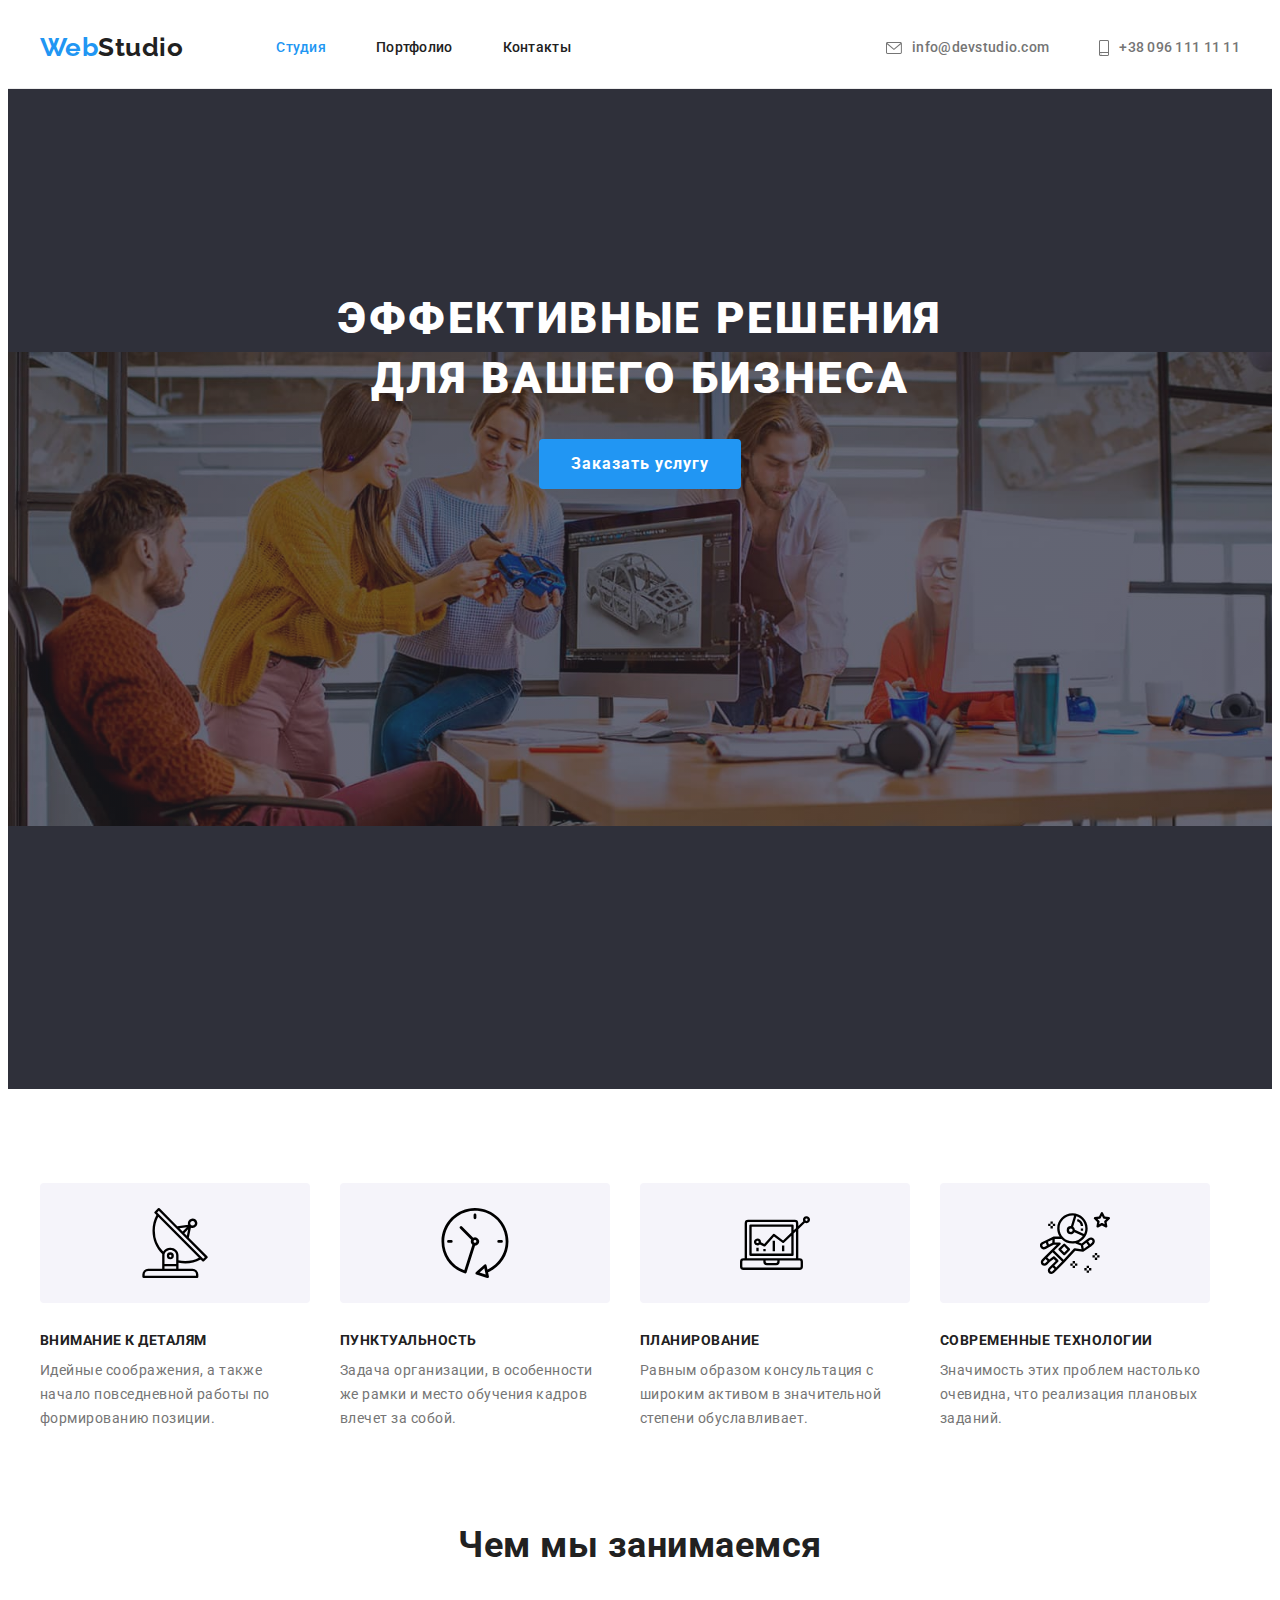
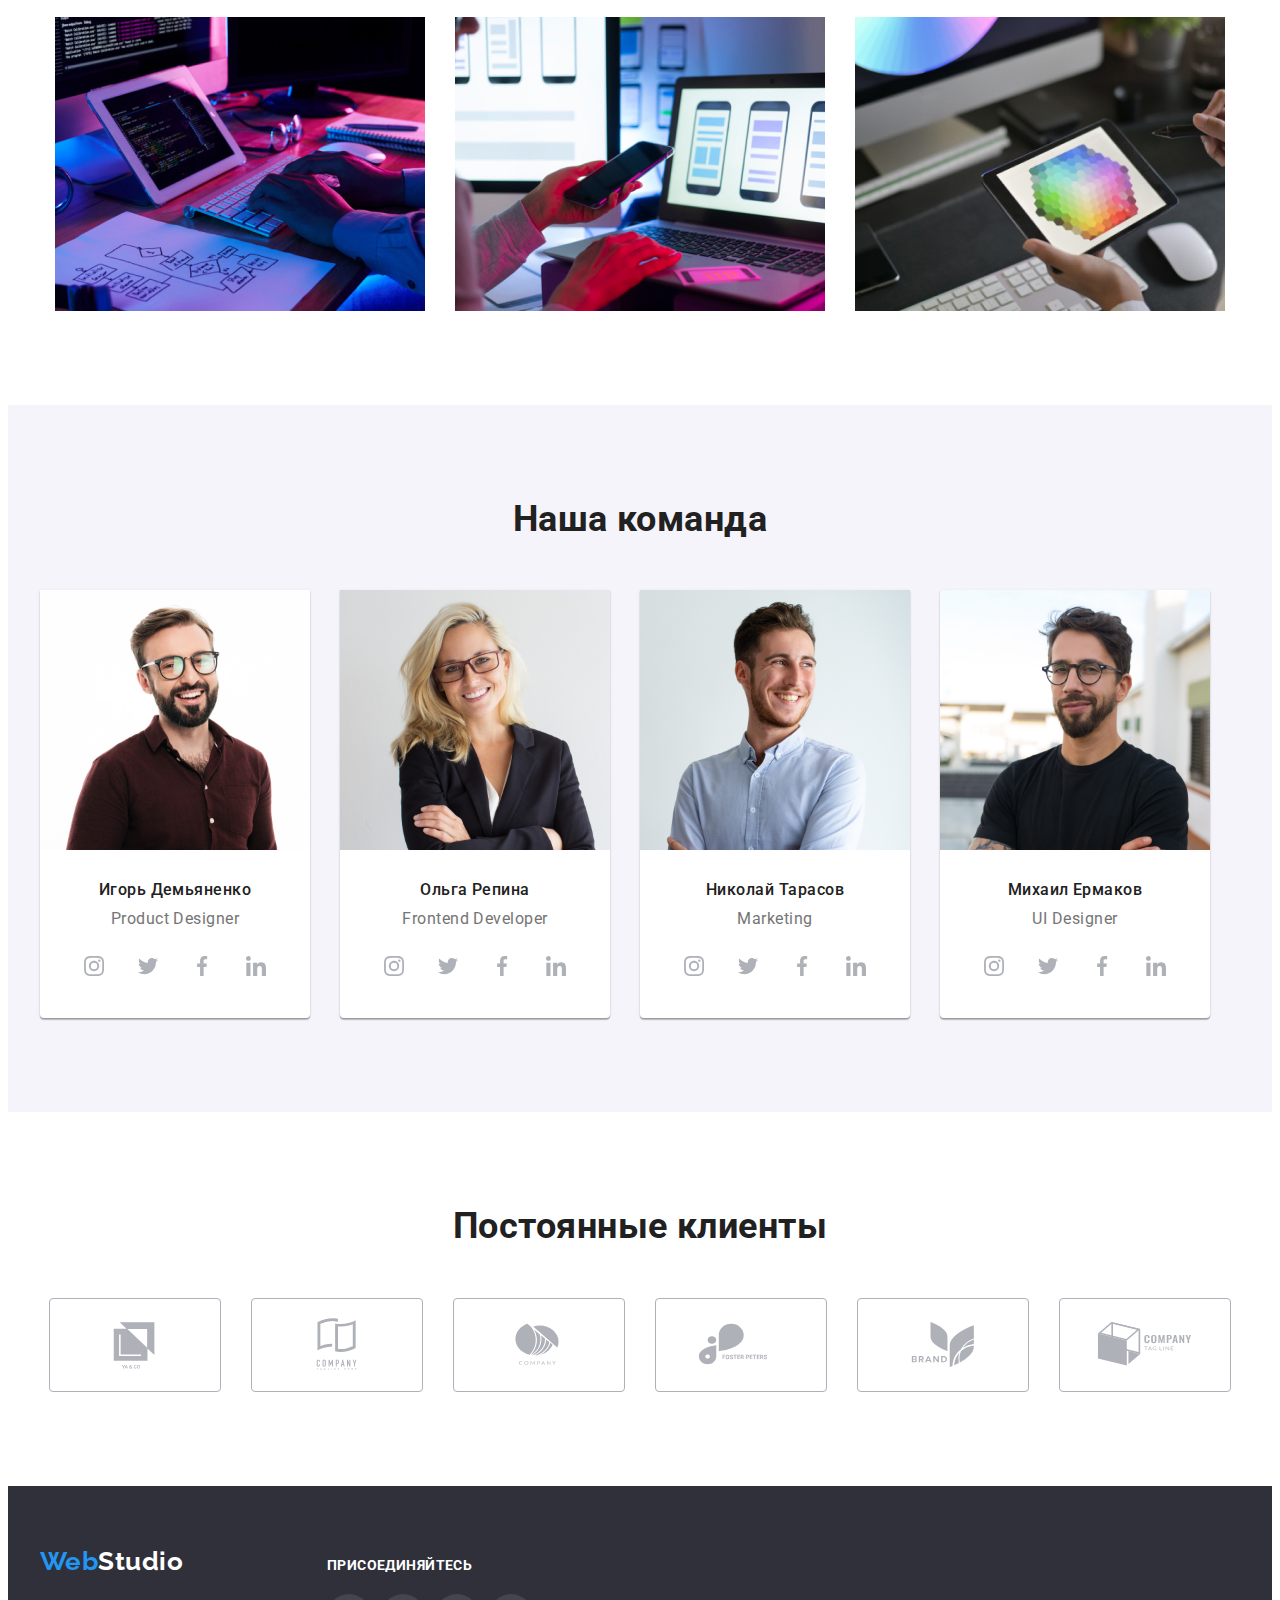
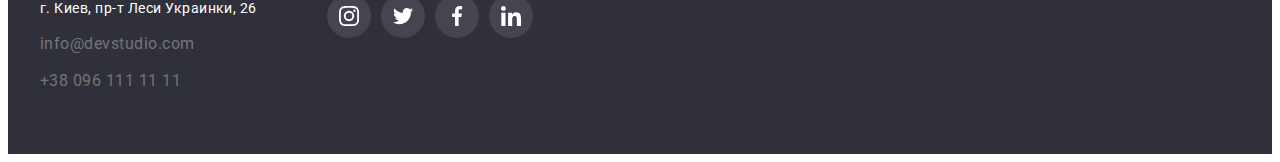
<file: index.html>
<!DOCTYPE html>
<html lang="ru">
<head>
  <meta charset="UTF-8">
  <meta http-equiv="X-UA-Compatible" content="IE=edge">
  <meta name="viewport" content="width=device-width, initial-scale=1.0">
  <title>Document</title>
  <link rel="preconnect" href="https://fonts.googleapis.com">
  <link rel="preconnect" href="https://fonts.gstatic.com" crossorigin>
  <link href="https://fonts.googleapis.com/css2?family=Raleway:wght@700&family=Roboto:wght@400;500;700;900&display=swap" rel="stylesheet">
  <link rel="stylesheet" href="https://cdnjs.cloudflare.com/ajax/libs/modern-normalize/1.1.0/modern-normalize.min.css" integrity="sha512-wpPYUAdjBVSE4KJnH1VR1HeZfpl1ub8YT/NKx4PuQ5NmX2tKuGu6U/JRp5y+Y8XG2tV+wKQpNHVUX03MfMFn9Q==" crossorigin="anonymous" referrerpolicy="no-referrer" />
  <link rel="stylesheet" href="./css/styles.css">
</head>
<body>
  <!--header -->
  <header class="header">
    <div class="container">
     <nav class="main-nav">
      <a href="" class="logo"><span class="first-part">Web</span>Studio</a>
      <ul class="site-nav">
        <li class="item"><a href="" class="link current">Студия</a></li>
        <li class="item"><a href="./portfolio.html" class="link">Портфолио</a></li>
        <li class="item"><a href="" class="link">Контакты</a></li>
      </ul>
     </nav>
       <ul class="contact-nav">
        <li class="item item-mail"><a href="mailto:info@devstudio.com" class="link"><svg class="mail-icons" width="16" height="12"><use href="./images/icons.svg#icon-envelope"></use></svg>info@devstudio.com</a></li>
        <li class="item item-phone"><a href="tel:+380961111111" class="link"><svg class="phone-icons" width="10" height="16"><use href="./images/icons.svg#icon-smartphone"></use></svg>+38 096 111 11 11</a></li>
      </ul>
    </div>
  </header>
  <!--Main-->


  <main> 
    <section class="hero overlay">
      <div class="container">
      <h1 class="hero-title">Эффективные решения для вашего бизнеса</h1>
      <button type="button" class="hero-button">Заказать услугу</button>
      </div>  
    </section>



    <section class="section section-features">
      <div class="container">
        <h2 class="visually-hidden">Особенности</h2>
        <ul class="feature-list">
          <li class="item">
            <div class="feature-list-item-icons"><svg class="feature-list-icons" width="70" height="70"><use href="./images/icons.svg#icon-antenna"></use></svg></div>
            <h3 class="title">Внимание к деталям</h3>
            <p class="text">Идейные соображения, а также начало повседневной работы по формированию позиции.</p>
          </li>
          <li class="item">
            <div class="feature-list-item-icons"><svg class="feature-list-icons" width="70" height="70"><use href="./images/icons.svg#icon-clock"></use></svg></div>
            <h3 class="title">Пунктуальность</h3>
            <p class="text">Задача организации, в особенности же рамки и место обучения кадров влечет за собой.</p>
          </li>
          <li class="item">
            <div class="feature-list-item-icons"><svg class="feature-list-icons" width="70" height="70"><use href="./images/icons.svg#icon-diagram"></use></svg></div>
            <h3 class="title">Планирование</h3>
            <p class="text">Равным образом консультация с широким активом в значительной степени обуславливает.</p>
          </li>
          <li class="item">
            <div class="feature-list-item-icons"><svg class="feature-list-icons" width="70" height="70"><use href="./images/icons.svg#icon-astronaut"></use></svg></div>
            <h3 class="title">Современные технологии</h3>
            <p class="text">Значимость этих проблем настолько очевидна, что реализация плановых заданий.</p>
          </li>
        </ul>
      </div>
    </section>

    <section class="section section-activity">
      <div class="container">
      <h2 class="section-title">Чем мы занимаемся</h2>
      <ul class="images">
        <li class="item"><img src="./images/img1.jpg" alt="Програмування" width="370"></li>
        <li class="item"><img src="./images/img2.jpg" alt="Розробка мобільних додатків" width="370"></li>
        <li class="item"><img src="./images/img3.jpg" alt="Веб-дизайн" width="370"></li>
      </ul>
      </div>
    </section> 


    <section class="section section-team">
      <div class="container">
      <h2 class="section-title">Наша команда</h2>
      <ul class="team">
        <li class="team-item">
          <img src="./images/igor.jpg" alt="Игорь Демьяненко" width="270" class="team-img">
          <div class="description">
            <h3 class="name">Игорь Демьяненко</h3>
            <p class="position">Product Designer</p>
            <ul class="soc-list">
              <li class="soc-item">
                <a href="" class="soc-link">
                <svg class="soc-icons" width="20" height="20"><use href="./images/icons.svg#icon-instagram"></use></svg></a></li>
              <li class="soc-item">
                <a href="" class="soc-link">
                <svg class="soc-icons" width="20" height="20"><use href="./images/icons.svg#icon-twitter"></use></svg></a></li>
              <li class="soc-item">
                <a href="" class="soc-link">
                <svg class="soc-icons" width="20" height="20"><use href="./images/icons.svg#icon-facebook"></use></svg></a></li>
              <li class="soc-item">
                <a href="" class="soc-link">
                <svg class="soc-icons" width="20" height="20"><use href="./images/icons.svg#icon-linkedin"></use></svg></a></li>
            </ul>
          </div>
        </li>
        <li class="team-item">
          <img src="./images/olga.jpg" alt="Ольга Репина" width="270" class="team-img">
          <div class="description">
            <h3 class="name">Ольга Репина</h3>
            <p class="position">Frontend Developer</p>
            <ul class="soc-list">
              <li class="soc-item">
                <a href="" class="soc-link">
                <svg class="soc-icons" width="20" height="20"><use href="./images/icons.svg#icon-instagram"></use></svg></a></li>
              <li class="soc-item">
                <a href="" class="soc-link">
                <svg class="soc-icons" width="20" height="20"><use href="./images/icons.svg#icon-twitter"></use></svg></a></li>
              <li class="soc-item">
                <a href="" class="soc-link">
                <svg class="soc-icons" width="20" height="20"><use href="./images/icons.svg#icon-facebook"></use></svg></a></li>
              <li class="soc-item">
                <a href="" class="soc-link">
                <svg class="soc-icons" width="20" height="20"><use href="./images/icons.svg#icon-linkedin"></use></svg></a></li>
            </ul>
          </div>
        </li>
        <li class="team-item">
          <img src="./images/nikolay.jpg" alt="Николай Тарасов" width="270" class="team-img">
          <div class="description">
            <h3 class="name">Николай Тарасов</h3>
            <p class="position">Marketing</p>
            <ul class="soc-list">
              <li class="soc-item">
                <a href="" class="soc-link">
                <svg class="soc-icons" width="20" height="20"><use href="./images/icons.svg#icon-instagram"></use></svg></a></li>
              <li class="soc-item">
                <a href="" class="soc-link">
                <svg class="soc-icons" width="20" height="20"><use href="./images/icons.svg#icon-twitter"></use></svg></a></li>
              <li class="soc-item">
                <a href="" class="soc-link">
                <svg class="soc-icons" width="20" height="20"><use href="./images/icons.svg#icon-facebook"></use></svg></a></li>
              <li class="soc-item">
                <a href="" class="soc-link">
                <svg class="soc-icons" width="20" height="20"><use href="./images/icons.svg#icon-linkedin"></use></svg></a></li>
            </ul>
          </div>
        <li class="team-item">
          <img src="./images/mihail.jpg" alt="Михаил Ермаков" width="270" class="team-img">
          <div class="description">
            <h3 class="name">Михаил Ермаков</h3>
            <p class="position">UI Designer</p>
            <ul class="soc-list">
              <li class="soc-item">
                <a href="" class="soc-link">
                <svg class="soc-icons" width="20" height="20"><use href="./images/icons.svg#icon-instagram"></use></svg></a></li>
              <li class="soc-item">
                <a href="" class="soc-link">
                <svg class="soc-icons" width="20" height="20"><use href="./images/icons.svg#icon-twitter"></use></svg></a></li>
              <li class="soc-item">
                <a href="" class="soc-link">
                <svg class="soc-icons" width="20" height="20"><use href="./images/icons.svg#icon-facebook"></use></svg></a></li>
              <li class="soc-item">
                <a href="" class="soc-link">
                <svg class="soc-icons" width="20" height="20"><use href="./images/icons.svg#icon-linkedin"></use></svg></a></li>
            </ul>
          </div>
        </li>
      </ul>
      </div>
    </section>


    <section class="section section-clients">
      <div class="container">
      <h2 class="section-title">Постоянные клиенты</h2>
      <ul class="clients-logo">
        <li class="clients-logo-item">
          <a href="" class="clients-logo-link">
            <svg class="clients-logo-icons" width="106" height="60"><use href="./images/icons.svg#icon-Logo1"></use></svg>
         </a>
       </li>
        <li class="clients-logo-item">
          <a href="" class="clients-logo-link">
            <svg class="clients-logo-icons" width="106" height="60"><use href="./images/icons.svg#icon-Logo2"></use></svg>
        </a>
      </li>
        <li class="clients-logo-item">
          <a href="" class="clients-logo-link">
            <svg class="clients-logo-icons" width="106" height="60"><use href="./images/icons.svg#icon-Logo3"></use></svg>
        </a>
      </li>
        <li class="clients-logo-item">
          <a href="" class="clients-logo-link">
            <svg class="clients-logo-icons" width="106" height="60"><use href="./images/icons.svg#icon-Logo4"></use></svg>
        </a>
      </li>
        <li class="clients-logo-item">
          <a href="" class="clients-logo-link">
            <svg class="clients-logo-icons" width="106" height="60"><use href="./images/icons.svg#icon-Logo5"></use></svg>
        </a>
        </li>
        <li class="clients-logo-item">
          <a href="" class="clients-logo-link">
            <svg class="clients-logo-icons" width="106" height="60"><use href="./images/icons.svg#icon-Logo6"></use></svg>
         </a>
       </li>
          
      </ul>
      </div>
    </section> 
  </main>

  <!--Footer-->
  <footer class="footer">
    <div class="container">
      <div class="first-part-footer">
        <a href="" class="logo"><span class="first-part">Web</span><span class="second-part">Studio</span></a>
        <address>
          <ul class="address">
            <li class="item"><a href="https://www.google.com/maps/place/%D0%B1%D1%83%D0%BB%D1%8C%D0%B2%D0%B0%D1%80+%D0%9B%D0%B5%D1%81%D1%96+%D0%A3%D0%BA%D1%80%D0%B0%D1%97%D0%BD%D0%BA%D0%B8,+26,+%D0%9A%D0%B8%D1%97%D0%B2,+%D0%A3%D0%BA%D1%80%D0%B0%D1%97%D0%BD%D0%B0,+02000/@50.4265841,30.5361971,17z/data=!3m1!4b1!4m5!3m4!1s0x40d4cf0e033ecbe9:0x57a4dffefec77da0!8m2!3d50.4265807!4d30.5383858" class="map">г. Киев, пр-т Леси Украинки, 26</a></li>
            <li class="item"><a href="mailto:info@devstudio.com" class="email">info@devstudio.com</a></li>
            <li class="item"><a href="tel:+380961111111" class="phone">+38 096 111 11 11</a></li>
          </ul>
        </address>
    </div>

      <div class="join">
        <p class="join-title">присоединяйтесь</p>
        <ul class="join-soc-list">
          <li class="join-soc-item">
            <a href="" class="join-soc-link">
              <svg class="join-soc-icons" width="20" height="20"><use href="./images/icons.svg#icon-instagram"></use></svg>
           </a>
         </li>
          <li class="join-soc-item">
            <a href="" class="join-soc-link">
              <svg class="join-soc-icons" width="20" height="20"><use href="./images/icons.svg#icon-twitter"></use></svg>
          </a>
        </li>
          <li class="join-soc-item">
            <a href="" class="join-soc-link">
              <svg class="join-soc-icons" width="20" height="20"><use href="./images/icons.svg#icon-facebook"></use></svg>
          </a>
        </li>
        <li class="join-soc-item">
          <a href="" class="join-soc-link">
            <svg class="join-soc-icons" width="20" height="20"><use href="./images/icons.svg#icon-linkedin"></use></svg>
        </a>
        </li>
        </ul>

      </div>
    
    </div>
  </footer>
</body>
</html>
</file>
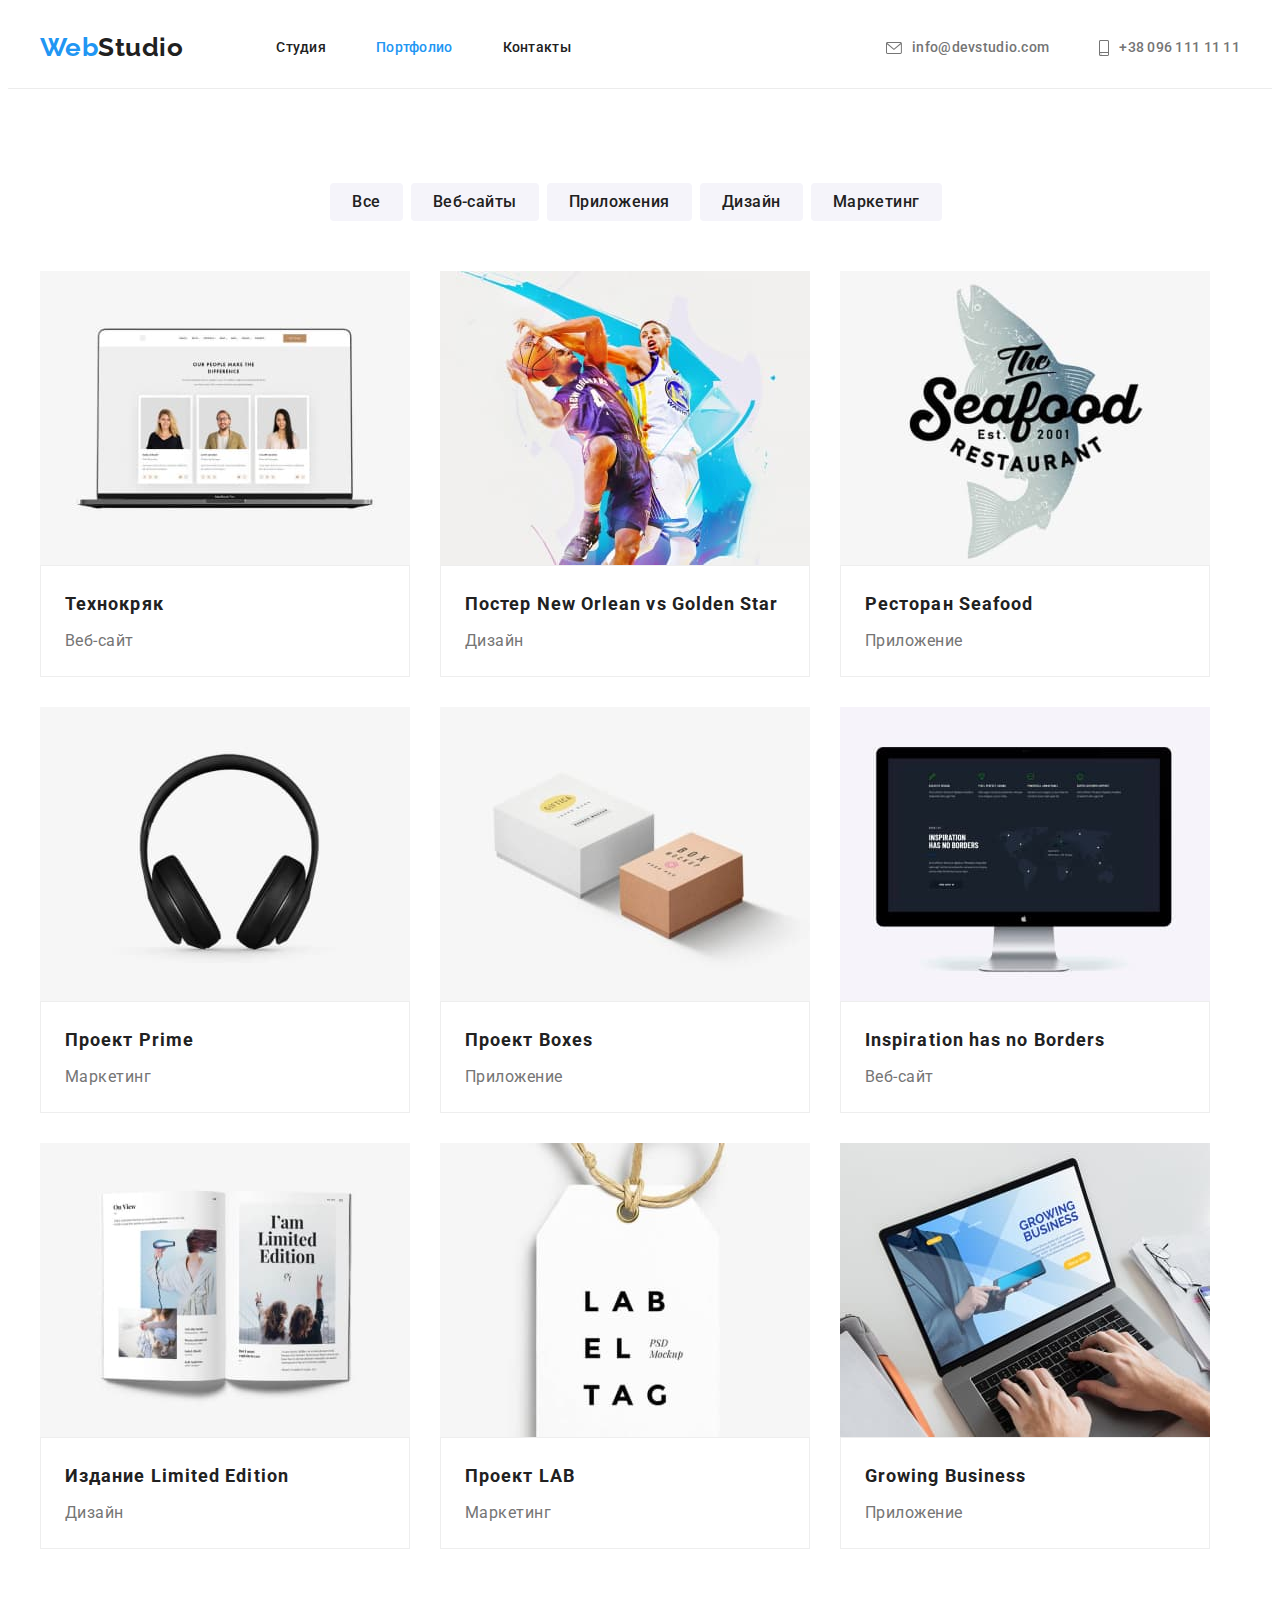
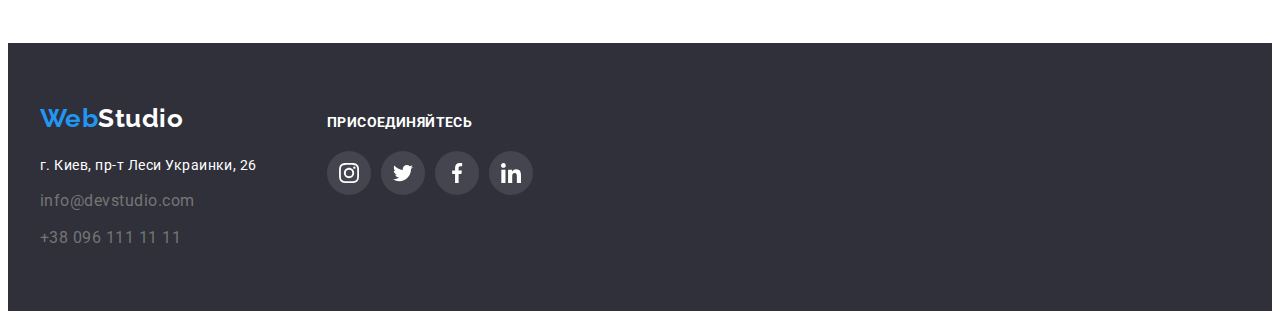
<file: portfolio.html>
<!DOCTYPE html>
<html lang="ru">
<head>
  <meta charset="UTF-8">
  <meta http-equiv="X-UA-Compatible" content="IE=edge">
  <meta name="viewport" content="width=device-width, initial-scale=1.0">
  <title>Document</title>
  <link rel="preconnect" href="https://fonts.googleapis.com">
  <link rel="preconnect" href="https://fonts.gstatic.com" crossorigin>
  <link href="https://fonts.googleapis.com/css2?family=Raleway:wght@700&family=Roboto:wght@400;500;700;900&display=swap" rel="stylesheet">
  <link rel="stylesheet" href="https://cdnjs.cloudflare.com/ajax/libs/modern-normalize/1.1.0/modern-normalize.min.css" integrity="sha512-wpPYUAdjBVSE4KJnH1VR1HeZfpl1ub8YT/NKx4PuQ5NmX2tKuGu6U/JRp5y+Y8XG2tV+wKQpNHVUX03MfMFn9Q==" crossorigin="anonymous" referrerpolicy="no-referrer" />
  <link rel="stylesheet" href="./css/styles.css">
</head>
<body>
  <!--header -->
  <header class="header">
    <div class="container">
     <nav class="main-nav">
      <a href="" class="logo"><span class="first-part">Web</span>Studio</a>
      <ul class="site-nav">
       <li class="item"><a href="./index.html" class="link">Студия</a></li>
       <li class="item"><a href="./portfolio.html" class="link current">Портфолио</a></li>
       <li class="item"><a href="" class="link">Контакты</a></li>
      </ul>
    </nav>
    <ul class="contact-nav">
      <li class="item item-mail"><a href="mailto:info@devstudio.com" class="link"><svg class="mail-icons" width="16" height="12"><use href="./images/icons.svg#icon-envelope"></use></svg>info@devstudio.com</a></li>
      <li class="item item-phone"><a href="tel:+380961111111" class="link"><svg class="phone-icons" width="10" height="16"><use href="./images/icons.svg#icon-smartphone"></use></svg>+38 096 111 11 11</a></li>
    </ul>
   </div>
 </header>

  <!--Main-->
  <main>
 <section class="section">
   <div class="container">
    <h1 class="visually-hidden">Портфоліо</h1>
    <ul class="list-buttom">
        <li class="item"><button type="button" class="button">Все</button></li>
        <li class="item"><button type="button" class="button">Веб-сайты</button></li>
        <li class="item"><button type="button" class="button">Приложения</button></li>
        <li class="item"><button type="button" class="button">Дизайн</button></li>
        <li class="item"><button type="button" class="button">Маркетинг</button></li> 
    </ul>
    
    <ul class="list-cards">
        <li class="item">
          <a href="" class="link"><img src="./images/img1p.jpg" alt="технокряк" width="370">
            <div class="name"><h2 class="project-name">Технокряк</h2>
            <p class="project-type">Веб-сайт</p></div></a>
        </li>
        <li class="item"><a href="" class="link"><img src="./images/img2p.jpg" alt="Постер New Orlean vs Golden Star" width="370">
            <div class="name"><h2 lang="en" class="project-name">Постер New Orlean vs Golden Star</h2>
            <p class="project-type">Дизайн</p></div></a>
        </li>
        <li class="item"><a href="" class="link"><img src="./images/img3p.jpg" alt="Логотип ресторана морской пищи" width="370">
            <div class="name"><h2 lang="en" class="project-name">Ресторан Seafood</h2>
            <p class="project-type">Приложение</p></div></a>
        </li>
        <li class="item"><a href="" class="link"><img src="./images/img4p.jpg" alt="Наушники" width="370">
            <div class="name"><h2 lang="en" class="project-name">Проект Prime</h2>
            <p class="project-type">Маркетинг</p></div></a>
        </li>
        <li class="item"><a href="" class="link"><img src="./images/img5p.jpg" alt="Коробочки" width="370">
            <div class="name"><h2 lang="en" class="project-name">Проект Boxes</h2>
            <p class="project-type">Приложение</p></div></a>
        </li>
        <li class="item"><a href="" class="link"><img src="./images/img6p.jpg" alt="Монитор" width="370">
           <div class="name"><h2 lang="en" class="project-name">Inspiration has no Borders</h2>
            <p class="project-type">Веб-сайт</p></div></a>
        </li>
        <li class="item"><a href="" class="link"><img src="./images/img7p.jpg" alt="Журнал" width="370">
            <div class="name"><h2 lang="en" class="project-name">Издание Limited Edition</h2>
            <p class="project-type">Дизайн</p></div></a>
        </li>
        <li class="item"><a href="" class="link"><img src="./images/img8p.jpg" alt="Бирка" width="370">
            <div class="name"><h2 lang="en" class="project-name">Проект LAB</h2>
            <p class="project-type">Маркетинг</p></div></a>
        </li>
        <li class="item"><a href="" class="link"><img src="./images/img9p.jpg" alt="Ноутбук" width="370">
            <div class="name"><h2 lang="en" class="project-name">Growing Business</h2>
            <p class="project-type">Приложение</p></div></a>
        </li>
    </ul></div>
 </section>
  </main>
  <!--Footer-->
  <footer class="footer">
    <div class="container">
      <div class="first-part-footer">
        <a href="" class="logo"><span class="first-part">Web</span><span class="second-part">Studio</span></a>
        <address>
          <ul class="address">
            <li class="item"><a href="https://www.google.com/maps/place/%D0%B1%D1%83%D0%BB%D1%8C%D0%B2%D0%B0%D1%80+%D0%9B%D0%B5%D1%81%D1%96+%D0%A3%D0%BA%D1%80%D0%B0%D1%97%D0%BD%D0%BA%D0%B8,+26,+%D0%9A%D0%B8%D1%97%D0%B2,+%D0%A3%D0%BA%D1%80%D0%B0%D1%97%D0%BD%D0%B0,+02000/@50.4265841,30.5361971,17z/data=!3m1!4b1!4m5!3m4!1s0x40d4cf0e033ecbe9:0x57a4dffefec77da0!8m2!3d50.4265807!4d30.5383858" class="map">г. Киев, пр-т Леси Украинки, 26</a></li>
            <li class="item"><a href="mailto:info@devstudio.com" class="email">info@devstudio.com</a></li>
            <li class="item"><a href="tel:+380961111111" class="phone">+38 096 111 11 11</a></li>
          </ul>
        </address>
    </div>

      <div class="join">
        <p class="join-title">присоединяйтесь</p>
        <ul class="join-soc-list">
          <li class="join-soc-item">
            <a href="" class="join-soc-link">
              <svg class="join-soc-icons" width="20" height="20"><use href="./images/icons.svg#icon-instagram"></use></svg>
           </a>
         </li>
          <li class="join-soc-item">
            <a href="" class="join-soc-link">
              <svg class="join-soc-icons" width="20" height="20"><use href="./images/icons.svg#icon-twitter"></use></svg>
          </a>
        </li>
          <li class="join-soc-item">
            <a href="" class="join-soc-link">
              <svg class="join-soc-icons" width="20" height="20"><use href="./images/icons.svg#icon-facebook"></use></svg>
          </a>
        </li>
        <li class="join-soc-item">
          <a href="" class="join-soc-link">
            <svg class="join-soc-icons" width="20" height="20"><use href="./images/icons.svg#icon-linkedin"></use></svg>
        </a>
        </li>
        </ul>

      </div>
    
    </div>
  </footer>
</body>
</html>
</file>
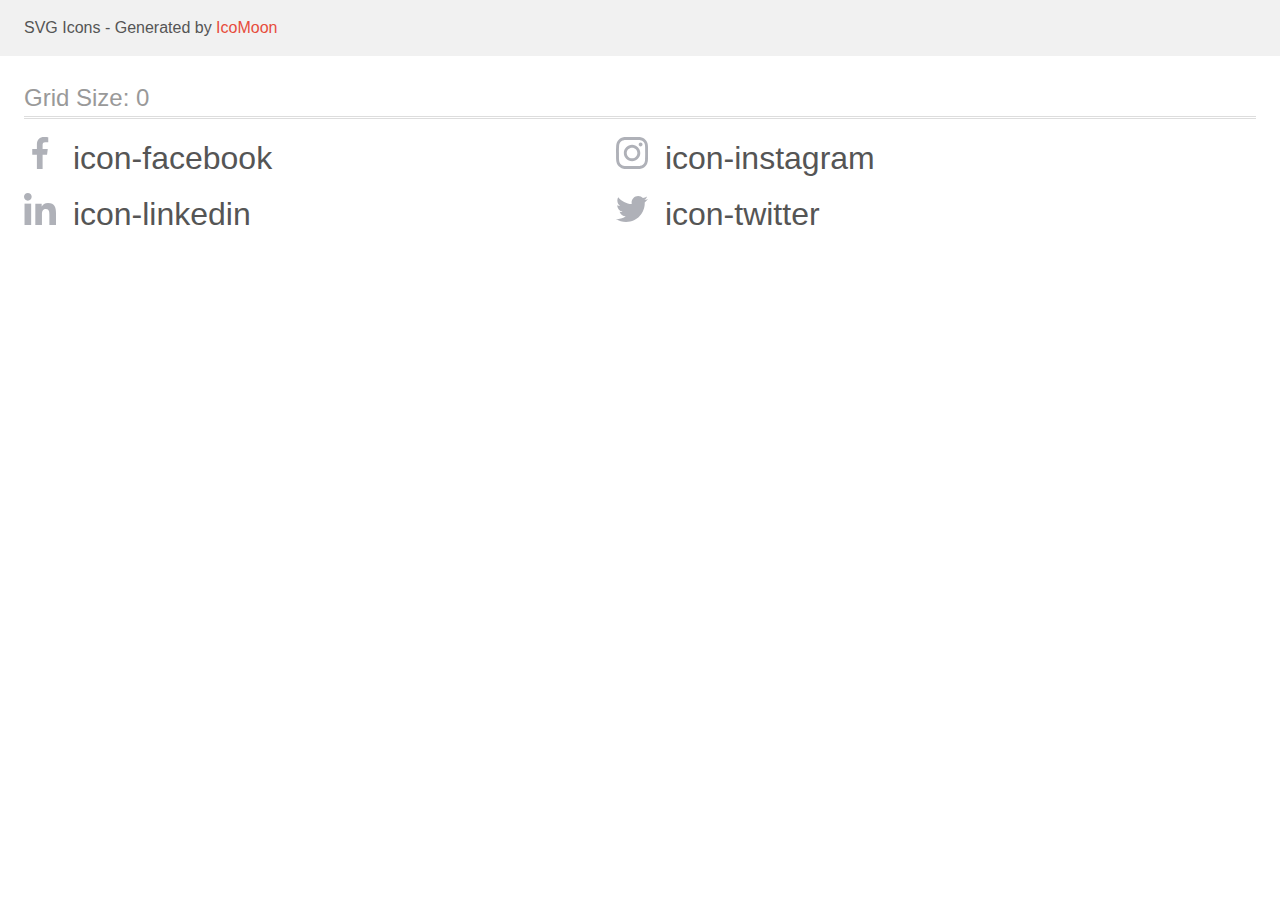
<file: images/icomoon/demo.html>
<!doctype html>
<html>
<head>
    <title>IcoMoon - SVG Icons</title>
    <meta charset="utf-8">
    <meta name="viewport" content="width=device-width, initial-scale=1">
    <link rel="stylesheet" href="demo-files/demo.css">
    <link rel="stylesheet" href="style.css">
</head>
<body>
<svg aria-hidden="true" style="position: absolute; width: 0; height: 0; overflow: hidden;" version="1.1" xmlns="http://www.w3.org/2000/svg" xmlns:xlink="http://www.w3.org/1999/xlink">
<defs>
<symbol id="icon-facebook" viewBox="0 0 32 32">
<path fill="#afb1b8" style="fill: var(--color1, #afb1b8)" d="M21.329 5.313h2.921v-5.088c-0.504-0.069-2.237-0.225-4.256-0.225-4.212 0-7.097 2.649-7.097 7.519v4.481h-4.648v5.688h4.648v14.312h5.699v-14.311h4.46l0.708-5.688h-5.169v-3.919c0.001-1.644 0.444-2.769 2.735-2.769z"></path>
</symbol>
<symbol id="icon-instagram" viewBox="0 0 32 32">
<path fill="#afb1b8" style="fill: var(--color1, #afb1b8)" d="M31.969 9.408c-0.075-1.7-0.35-2.869-0.744-3.882-0.406-1.075-1.032-2.038-1.851-2.838-0.8-0.813-1.769-1.444-2.832-1.844-1.019-0.394-2.182-0.669-3.882-0.744-1.713-0.081-2.257-0.1-6.601-0.1s-4.888 0.019-6.595 0.094c-1.7 0.075-2.869 0.35-3.882 0.744-1.075 0.406-2.038 1.031-2.838 1.85-0.813 0.8-1.444 1.769-1.844 2.832-0.394 1.019-0.669 2.182-0.744 3.882-0.081 1.713-0.1 2.257-0.1 6.601s0.019 4.888 0.094 6.595c0.075 1.7 0.35 2.869 0.744 3.882 0.406 1.075 1.038 2.038 1.85 2.838 0.8 0.813 1.769 1.444 2.832 1.844 1.019 0.394 2.182 0.669 3.882 0.744 1.706 0.075 2.25 0.094 6.595 0.094s4.888-0.019 6.595-0.094c1.7-0.075 2.869-0.35 3.882-0.744 2.151-0.832 3.851-2.532 4.682-4.682 0.394-1.019 0.669-2.182 0.744-3.882 0.075-1.707 0.094-2.251 0.094-6.595s-0.006-4.888-0.081-6.595zM29.087 22.473c-0.069 1.563-0.331 2.407-0.55 2.969-0.538 1.394-1.644 2.5-3.038 3.038-0.563 0.219-1.413 0.481-2.969 0.55-1.688 0.075-2.194 0.094-6.464 0.094s-4.782-0.019-6.464-0.094c-1.563-0.069-2.407-0.331-2.969-0.55-0.694-0.256-1.325-0.663-1.838-1.194-0.531-0.519-0.938-1.144-1.194-1.838-0.219-0.563-0.481-1.413-0.55-2.969-0.075-1.688-0.094-2.194-0.094-6.464s0.019-4.782 0.094-6.464c0.069-1.563 0.331-2.407 0.55-2.969 0.256-0.694 0.663-1.325 1.2-1.838 0.519-0.531 1.144-0.938 1.838-1.194 0.563-0.219 1.413-0.481 2.969-0.55 1.688-0.075 2.194-0.094 6.464-0.094 4.276 0 4.782 0.019 6.464 0.094 1.563 0.069 2.407 0.331 2.969 0.55 0.694 0.256 1.325 0.662 1.838 1.194 0.531 0.519 0.938 1.144 1.194 1.838 0.219 0.563 0.481 1.413 0.55 2.969 0.075 1.688 0.094 2.194 0.094 6.464s-0.019 4.77-0.094 6.458z"></path>
<path fill="#afb1b8" style="fill: var(--color1, #afb1b8)" d="M16.059 7.783c-4.538 0-8.22 3.682-8.22 8.22s3.682 8.22 8.22 8.22c4.539 0 8.22-3.682 8.22-8.22s-3.682-8.22-8.22-8.22zM16.059 21.335c-2.944 0-5.332-2.388-5.332-5.332s2.388-5.332 5.332-5.332c2.944 0 5.332 2.388 5.332 5.332s-2.388 5.332-5.332 5.332v0z"></path>
<path fill="#afb1b8" style="fill: var(--color1, #afb1b8)" d="M26.524 7.458c0 1.060-0.859 1.919-1.919 1.919s-1.919-0.859-1.919-1.919c0-1.060 0.859-1.919 1.919-1.919s1.919 0.859 1.919 1.919v0z"></path>
</symbol>
<symbol id="icon-linkedin" viewBox="0 0 32 32">
<path fill="#afb1b8" style="fill: var(--color1, #afb1b8)" d="M31.992 32v-0.001h0.008v-11.736c0-5.741-1.236-10.164-7.948-10.164-3.227 0-5.392 1.771-6.276 3.449h-0.093v-2.913h-6.364v21.364h6.627v-10.579c0-2.785 0.528-5.479 3.977-5.479 3.399 0 3.449 3.179 3.449 5.657v10.401h6.62z"></path>
<path fill="#afb1b8" style="fill: var(--color1, #afb1b8)" d="M0.528 10.636h6.635v21.364h-6.635v-21.364z"></path>
<path fill="#afb1b8" style="fill: var(--color1, #afb1b8)" d="M3.843 0c-2.121 0-3.843 1.721-3.843 3.843s1.721 3.879 3.843 3.879c2.121 0 3.843-1.757 3.843-3.879-0.001-2.121-1.723-3.843-3.843-3.843v0z"></path>
</symbol>
<symbol id="icon-twitter" viewBox="0 0 32 32">
<path fill="#afb1b8" style="fill: var(--color1, #afb1b8)" d="M32 6.078c-1.19 0.522-2.458 0.868-3.78 1.036 1.36-0.812 2.398-2.088 2.886-3.626-1.268 0.756-2.668 1.29-4.16 1.588-1.204-1.282-2.92-2.076-4.792-2.076-3.632 0-6.556 2.948-6.556 6.562 0 0.52 0.044 1.020 0.152 1.496-5.454-0.266-10.28-2.88-13.522-6.862-0.566 0.982-0.898 2.106-0.898 3.316 0 2.272 1.17 4.286 2.914 5.452-1.054-0.020-2.088-0.326-2.964-0.808 0 0.020 0 0.046 0 0.072 0 3.188 2.274 5.836 5.256 6.446-0.534 0.146-1.116 0.216-1.72 0.216-0.42 0-0.844-0.024-1.242-0.112 0.85 2.598 3.262 4.508 6.13 4.57-2.232 1.746-5.066 2.798-8.134 2.798-0.538 0-1.054-0.024-1.57-0.090 2.906 1.874 6.35 2.944 10.064 2.944 12.072 0 18.672-10 18.672-18.668 0-0.29-0.010-0.57-0.024-0.848 1.302-0.924 2.396-2.078 3.288-3.406z"></path>
</symbol>
</defs>
</svg>

<header class="bgc1 clearfix">
<div class="mhl">
    <p>SVG Icons - Generated by <a href="https://icomoon.io/app">IcoMoon</a></p>
</div>
</header>
    <div class="clearfix mhl ptl">
        <h1 class="mvm mtn fgc1">Grid Size: 0</h1>
        <div class="glyph fs1">
            <div class="clearfix pbs">
                <svg class="icon icon-facebook"><use xlink:href="#icon-facebook"></use></svg><span class="name"> icon-facebook</span>
            </div>
        </div>
        <div class="glyph fs1">
            <div class="clearfix pbs">
                <svg class="icon icon-instagram"><use xlink:href="#icon-instagram"></use></svg><span class="name"> icon-instagram</span>
            </div>
        </div>
        <div class="glyph fs1">
            <div class="clearfix pbs">
                <svg class="icon icon-linkedin"><use xlink:href="#icon-linkedin"></use></svg><span class="name"> icon-linkedin</span>
            </div>
        </div>
        <div class="glyph fs1">
            <div class="clearfix pbs">
                <svg class="icon icon-twitter"><use xlink:href="#icon-twitter"></use></svg><span class="name"> icon-twitter</span>
            </div>
        </div>
  </div>
<script defer src="svgxuse.js"></script>
</body>
</html>
</file>
<file: css/styles.css>
/* Основний колір шрифту - #757575 */
/* Допоміжний колір шрифту - #212121 */
/* Білий - #FFFFFF */
/* Акцент - #2196F3 */

:root{
    --primary-text-color: #757575;
    --title-text-color: #212121;
    --accent-color: #2196F3;
    --white-color: #FFFFFF;
    --primary-bg-color:#2F303A;
   }

body{
    color: var(--primary-text-color);
    font-family: Roboto, sans-serif;
    letter-spacing: 0.03em;
}
.logo{
    color: var(--title-text-color);
    font-family: Raleway, sans-serif;
    font-weight: 700;
    font-size: 26px;
    line-height: 1.2;
    text-decoration: none;
}
.logo .first-part{
    color: var(--accent-color);
}
ul{
    list-style: none;
    padding-left:0;
    margin: 0;
}

p,
h1, 
h2, 
h3, 
h4{
    margin: 0;
}
 
button{
    cursor: pointer; 
}
img{
    display:block;
    max-width: 100%;
    height: auto;
}

.visually-hidden {
    clip: rect(0 0 0 0);
    clip-path: inset(50%);
    height: 1px;
    overflow: hidden;
    position: absolute;
    white-space: nowrap;
    width: 1px;
  }
  .container{
    margin: 0 auto;
    padding-left: 15px;
    padding-right: 15px;
    width: 1200px; 
    }
/*-------------------------------- Site-nav ---------------------------------*/
.header{
    background-color: var(--white-color);
    border-bottom: 1px solid #ECECEC;
}
.main-nav{
    display: flex;
    align-items: center;
}
.site-nav{
    display:flex;
    margin-left: 93px;
}
.site-nav .item:not(:last-child){
    margin-right: 50px;
}

.site-nav .link{
    display: block;
    padding-top: 32px;
    padding-bottom: 32px;

    color: var(--title-text-color);
    font-weight: 500;
    font-size: 14px;
    line-height: 1.14;
    letter-spacing: 0.02em;
    text-decoration: none;
   
}
.site-nav .link:hover,
.site-nav .link:focus{
    color: var(--accent-color);
}
.site-nav .link.current{
    color: var(--accent-color);
}

.contact-nav{
    display: flex;
    margin-left: auto;
    align-items: baseline;
}
.contact-nav .item:not(:last-child){
    margin-right: 50px;
}
.contact-nav .link{
    display:flex;
    padding-top: 32px;
    padding-bottom: 32px;
    
    color: var(--primary-text-color);
    font-weight: 500;
    font-size: 14px;
    line-height: 1.14;
    letter-spacing: 0.02em;
    text-decoration: none;
    fill:  #FFFFFF;
    align-items: baseline;
   }

.mail-icons{
    fill:currentColor;
    margin-right: 10px;
    align-self: center;
}

.phone-icons{
    fill:currentColor;
    margin-right: 10px;
    align-self: center;
}


.contact-nav .link:hover,
.contact-nav .link:focus{
    color: var(--accent-color);
}
.header .container{
    display: flex;
    align-items: center;
}
/* ------------------------------Hero----------------------------------------- */
.hero{
    background-color: var(--primary-bg-color);
    text-align: center;
    padding-top: 200px;
    padding-bottom: 200px;
    margin-left: auto;
    margin-right: auto;
}

.overlay{
    height: 600px;
    max-width: 1600px;
    background-image: linear-gradient(
        to right,
        rgba(47, 48, 58, 0.4),
        rgba(47, 48, 58, 0.4)),
    url(../images/hero.jpg);
    background-repeat: no-repeat;
    background-position: center;
    background-size: contain;
    margin-left: auto;
    margin-right: auto;
}
.hero-title{
   
    color: var(--white-color);
    font-weight: 900;
    font-size: 44px;
    line-height: 1.36;
    text-align: center;
    letter-spacing: 0.06em;
    text-transform: uppercase;
    margin-bottom: 30px;
    max-width: 696px;
    margin-left: auto;
    margin-right: auto;
    
}
.hero-button{
    display: inline-block;
    
    color: var(--white-color);
    background-color: #2196F3;
    font-family: inherit;
    font-weight: 700;
    font-size: 16px;
    line-height: 1.88;
    align-items: center;
    text-align: center;
    letter-spacing: 0.06em;
    cursor: pointer;
    margin-left: auto;
    margin-right: auto;    

    border-radius: 4px;
    padding: 10px 32px;
    min-width: 200px;
    border: 0;
   }

   
/*-----------------------------------Sections------------------------------- */

.section{
  padding-top: 94px;
  padding-bottom: 94px;  
}
.feature-list{
    display: flex;
    
}
.feature-list .item{
    width: 270px;
}
.feature-list .item:not(:last-child){
    margin-right: 30px;
}
.feature-list-item-icons{
   display: flex;
   height: 120px;
   background-color: #F5F4FA;
   border-radius: 4px;
   margin-bottom: 30px;
   justify-content: center;
   align-items: center;
  }

.feature-list .title{
    color: var(--title-text-color);
    font-weight: 700;
    font-size: 14px;
    line-height: 1.14;
    text-transform: uppercase;
    margin-bottom: 10px;
    }
.feature-list .text{
    font-size: 14px;
    line-height: 1.71;
}



.section-activity{
  padding-top: 0;
}
.images{
    display: flex;
    justify-content: center;
}
.images .item:not(:last-child){
    margin-right: 30px;
}
.section-title{
    color: var(--title-text-color);
    font-weight: 700;
    font-size: 36px;
    line-height: 1.16;
    text-align: center;
    margin-bottom: 50px;
}



.section-team{
   background-color: #F5F4FA;
  }
.section-team .team{
    display:flex;
    align-items: flex-start;
   }
 .description{
    display: block;
    padding-top: 30px;
    padding-bottom: 30px;
    width: 270px;
   }
 .team .team-item{
   background-color:#FFFFFF;
   box-shadow: 0px 1px 3px rgba(0, 0, 0, 0.12), 0px 1px 1px rgba(0, 0, 0, 0.14), 0px 2px 1px rgba(0, 0, 0, 0.2);
   border-radius: 0px 0px 4px 4px;
}
 .team .team-item:not(:last-child){
    margin-right: 30px;
}
.team .name{
    color: var(--title-text-color);
    font-weight: 500;
    font-size: 16px;
    line-height: 1.19;
    text-align: center;
    margin-bottom: 10px;
    }
.team .position{
    font-size: 16px;
    line-height: 1.19;
    text-align: center;
    margin-bottom: 16px;
   }

   .soc-list{
       display: flex;
       justify-content: center;
   }

   .soc-item:not(:last-child){
       margin-right: 10px;
   }
   .soc-link{
     display:flex;
     width: 44px;
     height: 44px;
     border-radius: 50%;
     /* background-color: red; */
     justify-content: center;
     align-items: center;
   }
   .soc-icons{
    fill:  #AFB1B8;;
   }
   .soc-link:hover,
   .soc-link:focus{
    background-color:var(--accent-color);
   }
   .soc-link:hover .soc-icons,
   .soc-link:focus .soc-icons{
    fill: #FFFFFF;
   }


.section-clients{
    background-color: #FFFFFF;
}
.clients-logo{
    display: flex;
    justify-content: center;
}
.clients-logo-item:not(:last-child){
    margin-right: 30px;
}
.clients-logo-link{
  display:flex;
  width: 170px;
  height: 92px;
  border-radius: 4px;
  border: 1px solid #AFB1B8;
  /* background-color: #E5E5E5; */
  justify-content: center;
  align-items: center;
}
.clients-logo-icons{
 fill:  #AFB1B8;
}
.clients-logo-link:hover,
.clients-logo-link:focus{
    border: 1px solid var(--accent-color);
}
.clients-logo-link:hover .clients-logo-icons,
.clients-logo-link:focus .clients-logo-icons{
 fill: var(--accent-color);
}



/*--------------------------------Section Portfolio-------------------- */
.list-buttom{
    display: flex;
    margin-bottom: 50px;
    justify-content: center;
    
}
.list-buttom .button{
    display: inline-block;

    color: var(--title-text-color);
    background-color:#F5F4FA;
    font-family: inherit;
    font-weight: 500;
    font-size: 16px;
    line-height: 1.62;
    text-align: center;
    letter-spacing: 0.03em;
    cursor: pointer;

    padding: 6px 22px;
    border: 0;
    border-radius: 4px;
    /* margin-right: 8px; */
}
.list-buttom .item:not(last-child){
    margin-right: 8px;
}

.list-buttom .button:hover,
.list-buttom .button:focus{
color: var(--white-color);
background-color: var(--accent-color);
box-shadow: 0px 3px 1px rgba(0, 0, 0, 0.1), 0px 1px 2px rgba(0, 0, 0, 0.08), 0px 2px 2px rgba(0, 0, 0, 0.12);
}
.list-cards .project-name{
    color: var(--title-text-color);
    font-weight: 700;
    font-size: 18px;
    line-height: 2.0;  
    letter-spacing: 0.06em;
    text-decoration: none;
    margin-bottom: 4px;
}
.list-cards .project-type{
    color: var(--primary-text-color);
    font-size: 16px;
    line-height: 1.88;
}
.list-cards .link{
    text-decoration: none;
    display: block;
}
.list-cards{
    display: flex;
    flex-wrap: wrap;
    margin: -15px;
}
.list-cards .item{
    margin: 15px;
}
.list-cards .link:hover,
.list-cards .link:focus{
    box-shadow: 0px 1px 1px rgba(0, 0, 0, 0.12), 0px 4px 4px rgba(0, 0, 0, 0.06), 1px 4px 6px rgba(0, 0, 0, 0.16);
}

.item .name{
    padding: 20px 24px;
    border: 1px solid #EEEEEE;
}

/* ------------------------------------------Footer------------------------------- */

.footer{
    background-color: var(--primary-bg-color);
    padding-top: 60px;
    padding-bottom: 60px;
  }
.address .map{
    color: var(--white-color);
    font-size: 14px;
    line-height: 1.71;
    text-decoration: none;
    font-style: normal;
    margin-bottom: 9px;

}
.address .map:hover,
.address .map:focus{
    color: var(--accent-color) ;
}
  
.address .email,
.address .phone{
    color: var(--white-color)
    font-size: 14px;
    line-height: 1.71;
    text-decoration: none;
    font-style: normal;
}

.address .email:hover,
.address .phone:hover,
.address .email:focus,
.address .phone:focus{
    color: var(--accent-color);
}

.logo .second-part{
    color: var(--white-color);
   }
.footer .logo{
    display: flex;
    margin-bottom:20px;
}

.address .item:not(:last-child){
margin-bottom: 9px;
}

.footer .container{
    display: flex;
    align-items: baseline;
}

.first-part-footer{
    margin-right: 70px;
}

.join-title{
    font-weight: 700;
    font-size: 14px;
    line-height: 1.14;
    letter-spacing: 0.03em;
    text-transform: uppercase;
    color: #FFFFFF;
    margin-bottom: 20px;
}

.join-soc-list{
    display: flex;
    justify-content: center;
}
.join-soc-item:not(:last-child){
    margin-right: 10px;
}
.join-soc-link{
  display:flex;
  width: 44px;
  height: 44px;
  border-radius: 50%;
  background-color: rgba(255, 255, 255, 0.1);
  justify-content: center;
  align-items: center;
}
.join-soc-icons{
 fill:  #FFFFFF;
}
.join-soc-link:hover,
.join-soc-link:focus{
 background-color:var(--accent-color);
}
.join-soc-link:hover .join-soc-icons,
.join-soc-link:focus .join-soc-icons{
 fill: #FFFFFF;
}
</file>
<file: images/icomoon/demo-files/demo.css>
body {
  padding: 0;
  margin: 0;
  font-family: sans-serif;
  font-size: 1em;
  line-height: 1.5;
  color: #555;
  background: #fff;
}
h1 {
  font-size: 1.5em;
  font-weight: normal;
  box-shadow: 0 1px #ddd, 0 2px #fff, 0 3px #ddd;
}
small {
  font-size: .66666667em;
}
a {
  color: #e74c3c;
  text-decoration: none;
}
a:hover, a:focus {
  box-shadow: 0 1px #e74c3c;
}
.bshadow0, input {
  box-shadow: inset 0 -2px #e7e7e7;
}
input:hover {
  box-shadow: inset 0 -2px #ccc;
}
input, fieldset {
  font-size: 1em;
  margin: 0;
  padding: 0;
  border: 0;
}
input {
  color: inherit;
  line-height: 1.5;
  height: 1.5em;
  padding: .25em 0;
}
input:focus {
  outline: none;
  box-shadow: inset 0 -2px #449fdb;
}
.glyph {
  font-size: 16px;
  margin-right: 1.5em;
  float: left;
  width: 17em;
}
svg {
  color: #000;
}
.liga {
  width: 80%;
  width: calc(100% - 2.5em);
}
.talign-right {
  text-align: right;
}
.talign-center {
  text-align: center;
}
.bgc1 {
  background: #f1f1f1;
}
.fgc0 {
  color: #000;
}
.fgc1 {
  color: #999;
}
p {
  margin-top: 1em;
  margin-bottom: 1em;
}
.mvm {
  margin-top: .75em;
  margin-bottom: .75em;
}
.mtn {
  margin-top: 0;
}
.mtl, .mal {
  margin-top: 1.5em;
}
.mbl, .mal {
  margin-bottom: 1.5em;
}
.mal, .mhl {
  margin-left: 1.5em;
  margin-right: 1.5em;
}
.mhmm {
  margin-left: 1em;
  margin-right: 1em;
}
.ptl {
  padding-top: 1.5em;
}
.pbs, .pvs {
  padding-bottom: .25em;
}
.pvs, .pts {
  padding-top: .25em;
}
.unit {
  float: left;
}
.unitRight {
  float: right;
}
.size1of2 {
  width: 50%;
}
.size1of1 {
  width: 100%;
}
.clearfix:before, .clearfix:after {
  content: " ";
  display: table;
}
.clearfix:after {
  clear: both;
}
.hidden-true {
  display: none;
}
.textbox0 {
  width: 3em;
  background: #f1f1f1;
  padding: .25em .5em;
  line-height: 1.5;
  height: 1.5em;
}
.fs0 {
  font-size: 16px;
}
.fs1 {
  font-size: 32px;
}
.name {
  margin-left: .25em;
}
</file>
<file: images/icomoon/style.css>
.icon {
  display: inline-block;
  width: 1em;
  height: 1em;
  stroke-width: 0;
  stroke: currentColor;
  fill: currentColor;
}

/* ==========================================
Single-colored icons can be modified like so:
.icon-name {
  font-size: 32px;
  color: red;
}
========================================== */
</file>
